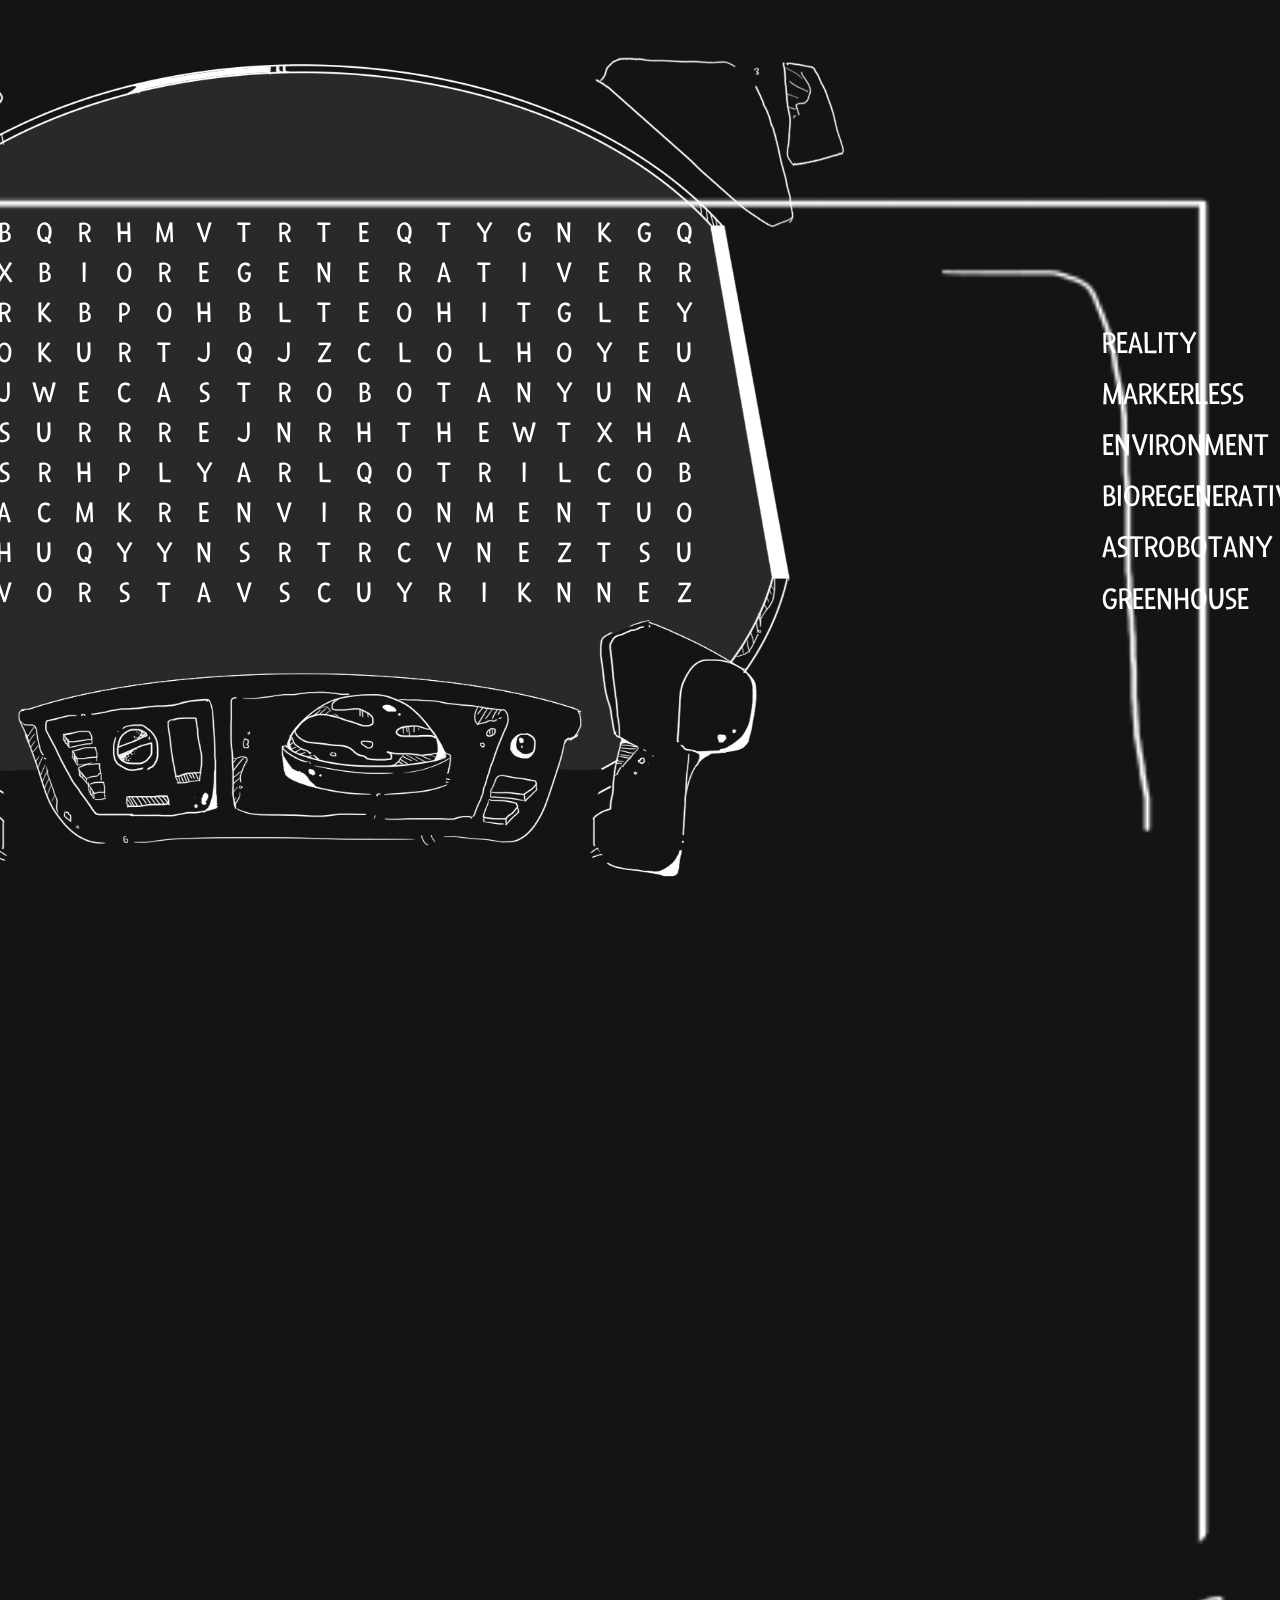
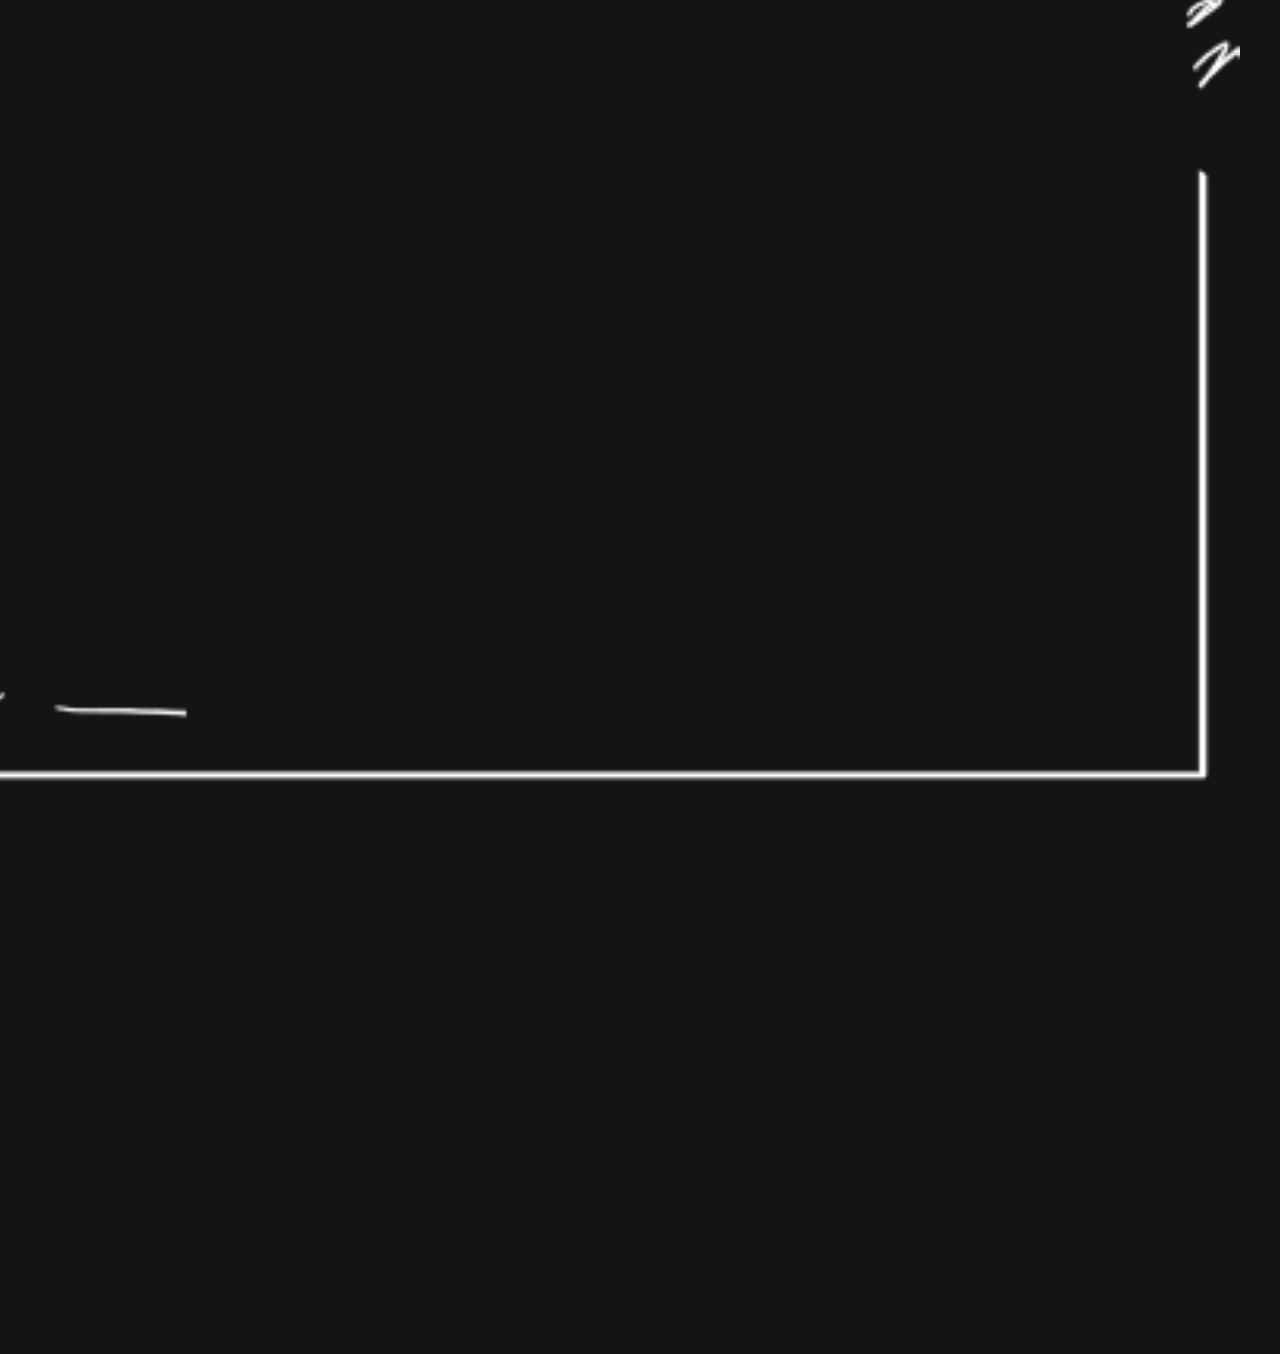
<file: game1.html>
<html lang="en">
<head>
  	<meta charset="utf-8">
  	<title>SEARCH-CHI</title>
    <link rel="stylesheet" type="text/css" href="https://fonts.googleapis.com/css?family=Fresca">
    <link rel="stylesheet" type="text/css" href="https://fonts.googleapis.com/css?family=Happy+Monkey">
  	<script src="https://ajax.googleapis.com/ajax/libs/jquery/2.0.3/jquery.min.js"></script>
	<link rel="stylesheet" href="/assets/css/game1.css">
	<link href="https://fonts.googleapis.com/css2?family=Prompt:wght@300&display=swap" rel="stylesheet">
  
</head>
<body onload="sound()">
		
	<div id="main">
		<div class="modal-container" id="container">
			<div class="modal">
				
				<h1>ยินดีด้วยคุณถอดรหัสสำเร็จ !!!</h1>
				<div class="modal-text">คุณได้ปลดล็อคสวนผัก AR/VR ซึ่งเป็นโดมที่ใช้สําหรับในการปลูกผัก เพื่อสร้างอาหารให้กับเรา โดยมี AI คอยช่วยเหลือ อย่างเช่น การรดนํ้าเป็นต้น</div>
				<a href="/selecting2.html"id="next">
					continue
				</a>
			</div>
		</div>	
		<div class="modal-container" id="nongWord">
			<div class="modal">
				<h1 id="word"></h1>
				<div id="desc"></div>
				<button class="nongbutton" role="button" onclick="closeNongWord()">close</button>
			</div>
		</div>

	    <div class="left">
			<img src="/assets/image/blackwhite/gamescreentable4.png" alt="gamescreen" class="gamescr">
      		<div class="letters">
      		  <canvas id="a" width="800" height="400"></canvas>
      		  <canvas id="c" width="800" height="400"></canvas>
      		</div>
        </div>
    	<div class="right">
		  <img src="/assets/image/blackwhite/gamescreenvocab.png" alt="gamevocab" class="gamescr2">
    	  <div class="words">
    	  </div>
  		</div>	
  </div>


  <script src="/assets/js/game1.js"></script>
</body>
</html>
</file>
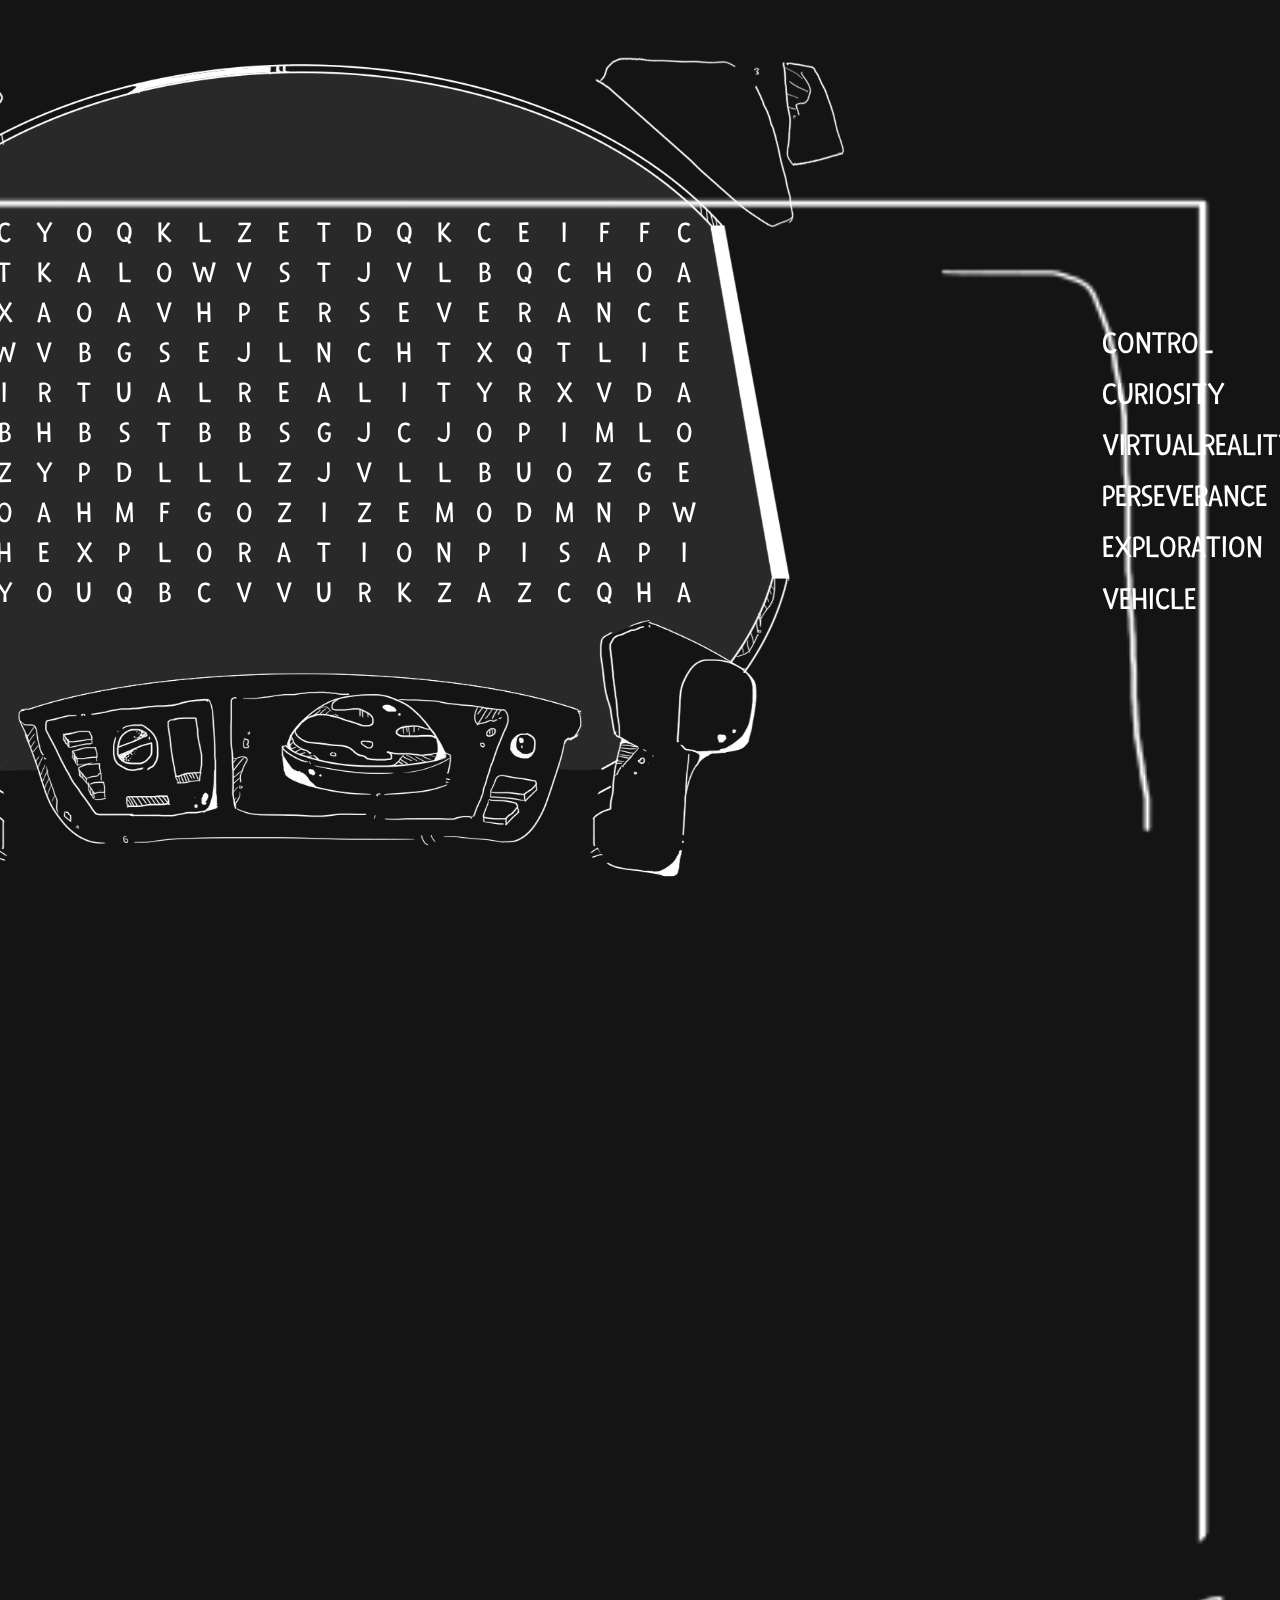
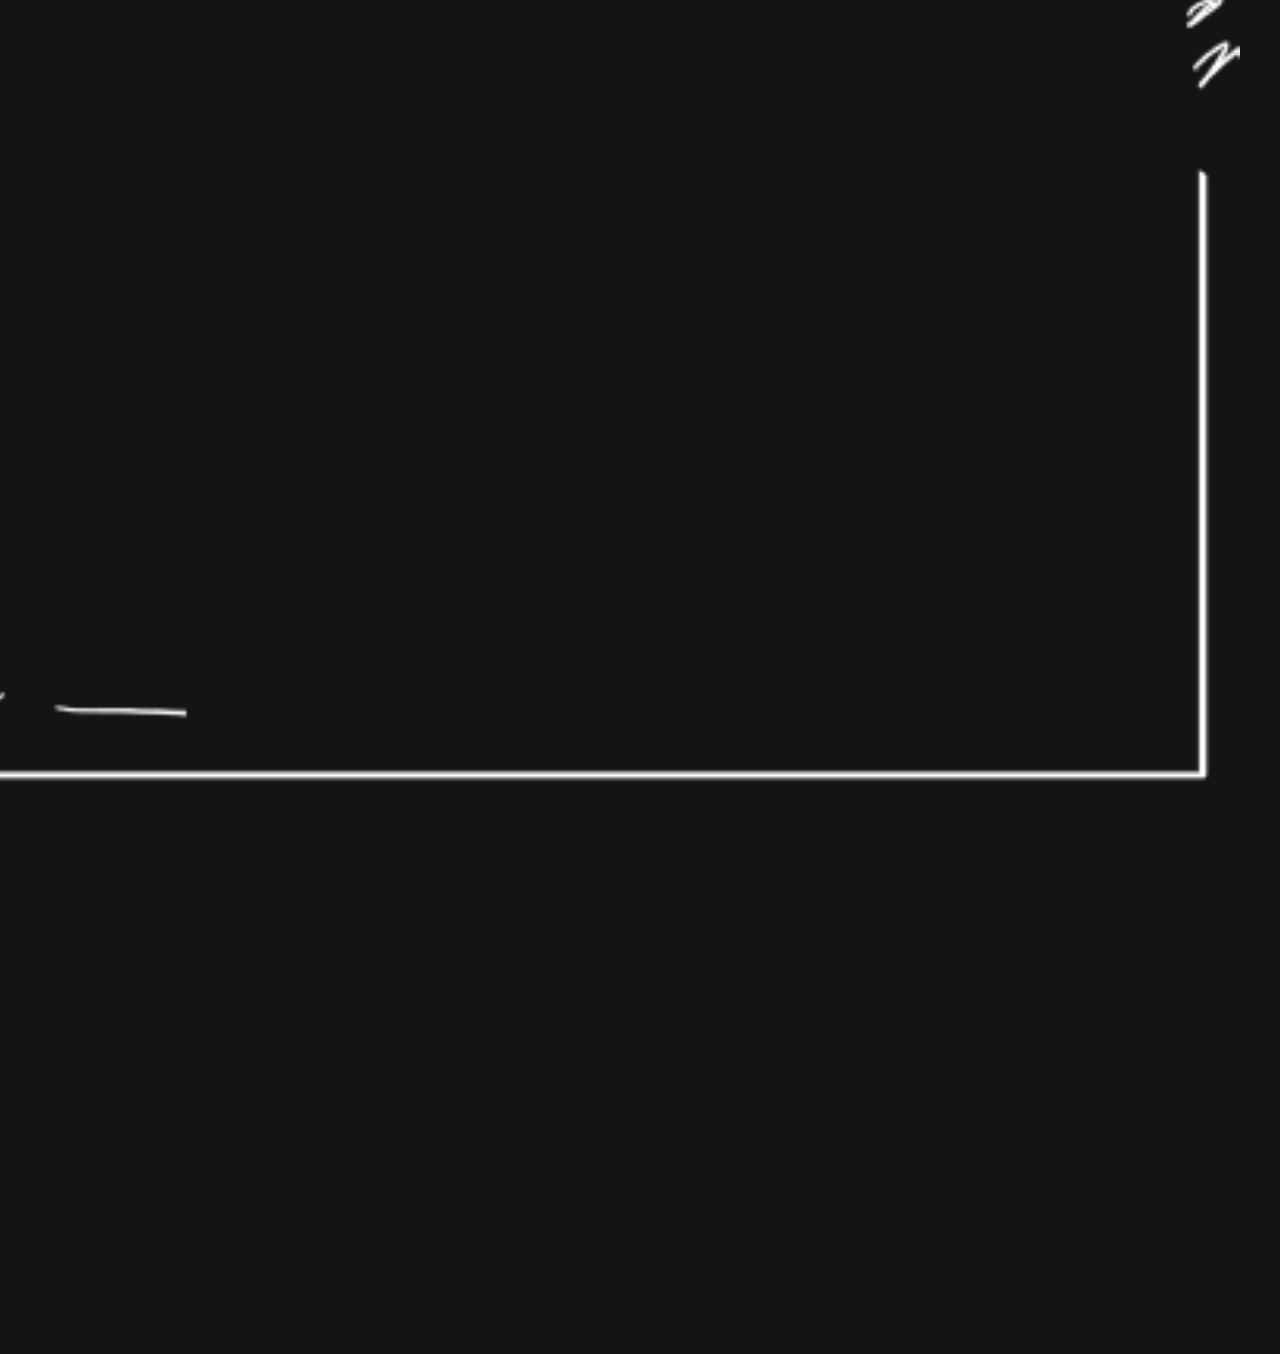
<file: game2.html>
<html lang="en">
<head>
  	<meta charset="utf-8">
  	<title>SEARCH-CHI</title>
    <link rel="stylesheet" type="text/css" href="https://fonts.googleapis.com/css?family=Fresca">
    <link rel="stylesheet" type="text/css" href="https://fonts.googleapis.com/css?family=Happy+Monkey">
  	<script src="https://ajax.googleapis.com/ajax/libs/jquery/2.0.3/jquery.min.js"></script>
	<link rel="stylesheet" href="/assets/css/game1.css">
	<link href="https://fonts.googleapis.com/css2?family=Prompt:wght@300&display=swap" rel="stylesheet">
  
</head>
<body onload="sound()">
		

	<div id="main">
		<div class="modal-container" id="container">
			<div class="modal">
				<h1>ยินดีด้วยคุณถอดรหัสสำเร็จ !!!</h1>
				<div>คุณได้ปลดล็อครถสำรวจ ซึ่งเป็นรถที่สามารถควบคุมได้จากระยะไกล โดยทำหน้าที่ช่วยสำรวจ และหาทรัพยากรบนดาวอังคาร เพื่อให้เราสามารถมีชีวิตรอดได้</div>
				<a href="/selecting3.html"id="next">
					continue
				</a>
			</div>
		</div>	
		<div class="modal-container" id="nongWord">
			<div class="modal">
				<h1 id="word"></h1>
				<div id="desc"></div>
				<button class="nongbutton" role="button" onclick="closeNongWord()">ปิด</button>
			</div>
		</div>

	    <div class="left">
			<img src="/assets/image/blackwhite/gamescreentable4.png" alt="gamescreen" class="gamescr">
      		<div class="letters">
      		  <canvas id="a" width="800" height="400"></canvas>
      		  <canvas id="c" width="800" height="400"></canvas>
      		</div>
        </div>
    	<div class="right">
		  <img src="/assets/image/blackwhite/gamescreenvocab.png" alt="gamevocab" class="gamescr2">
    	  <div class="words">
    	  </div>
  		</div>	
  </div>


  <script src="/assets/js/game2.js"></script>
</body>
</html>
</file>
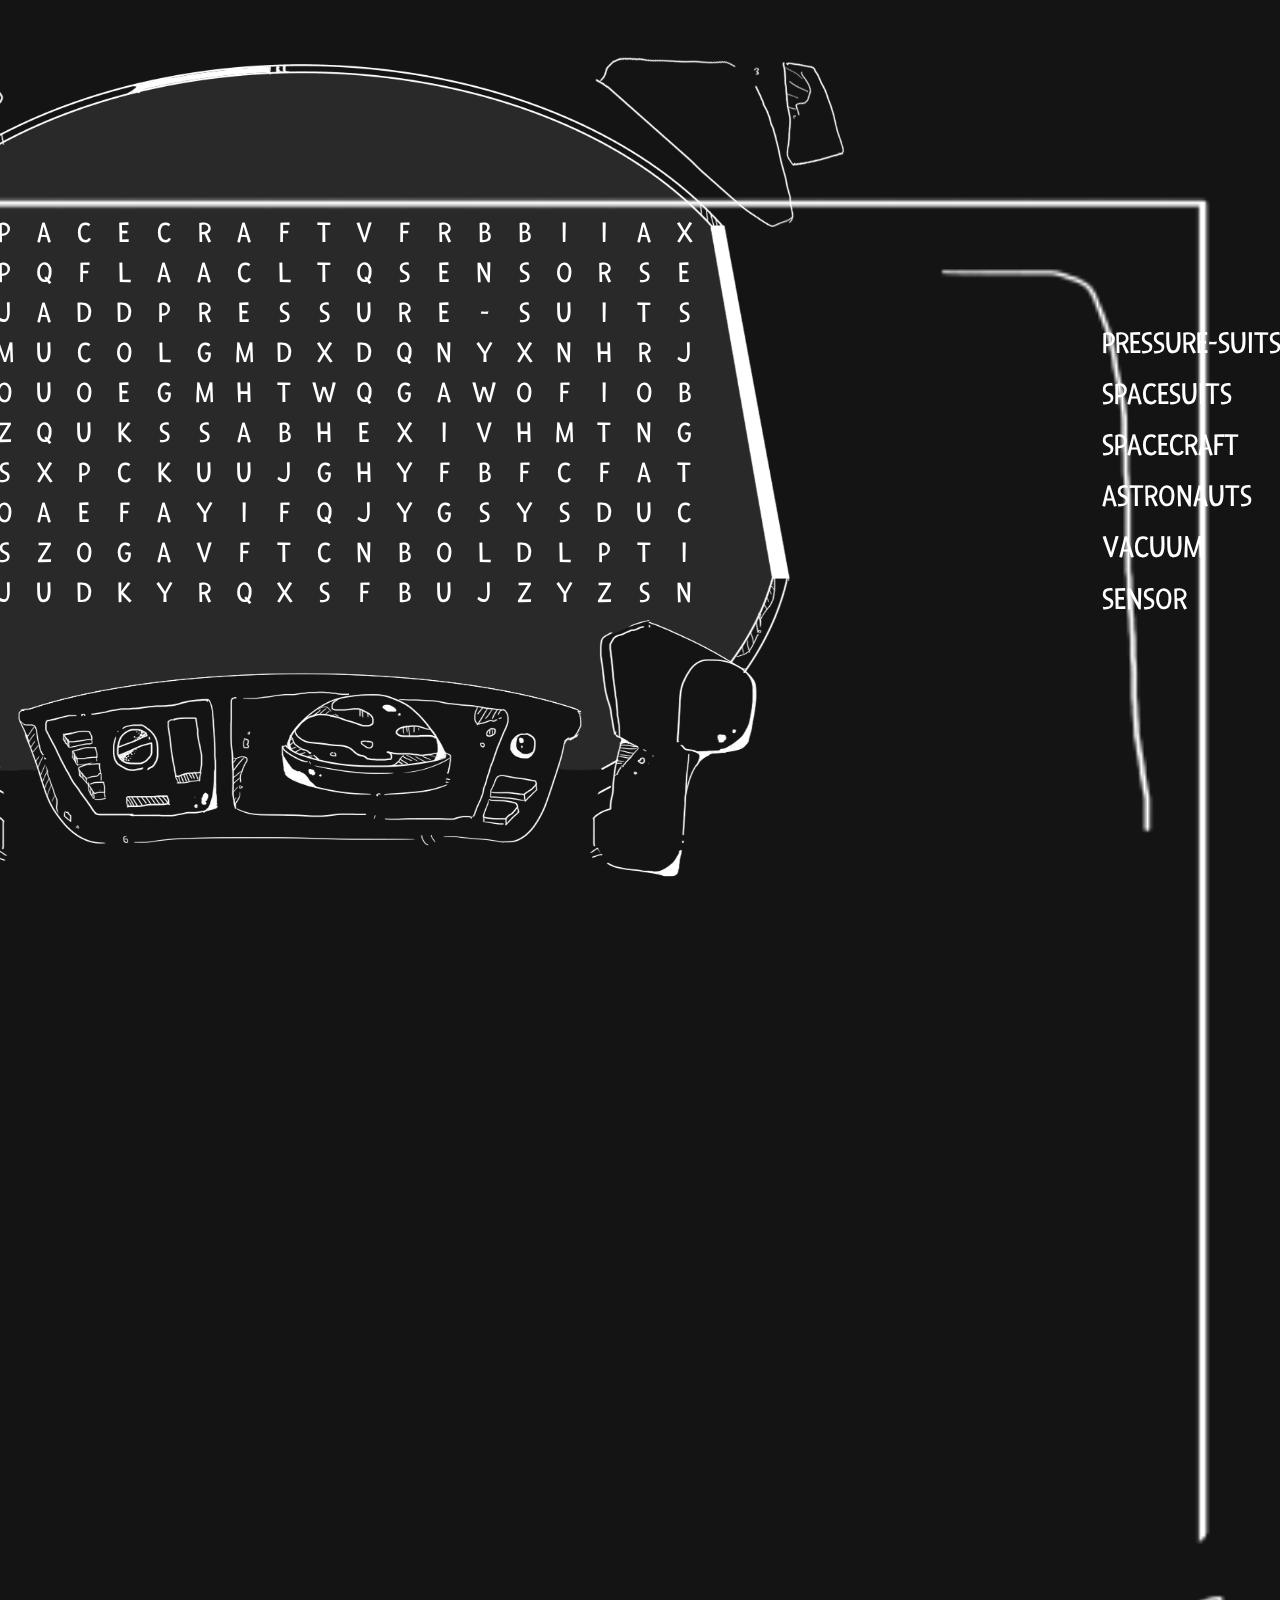
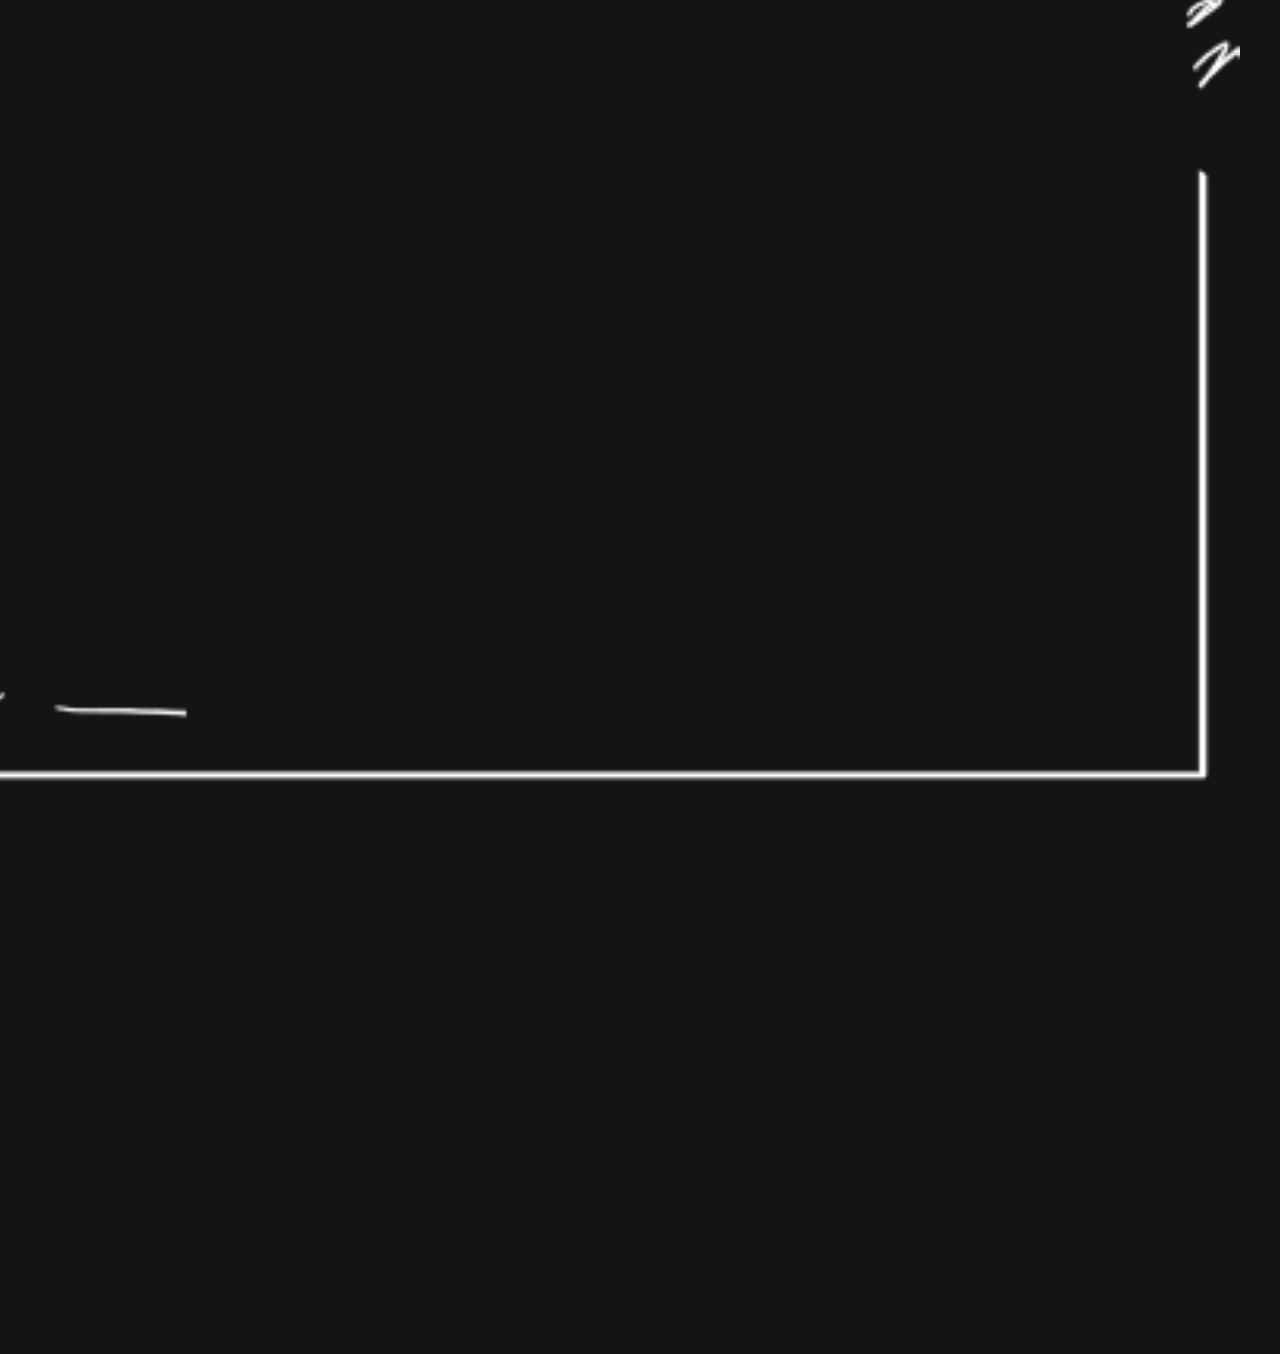
<file: game3.html>
<html lang="en">
<head>
  	<meta charset="utf-8">
  	<title>SEARCH-CHI</title>
    <link rel="stylesheet" type="text/css" href="https://fonts.googleapis.com/css?family=Fresca">
    <link rel="stylesheet" type="text/css" href="https://fonts.googleapis.com/css?family=Happy+Monkey">
  	<script src="https://ajax.googleapis.com/ajax/libs/jquery/2.0.3/jquery.min.js"></script>
	<link rel="stylesheet" href="/assets/css/game1.css">
	<link href="https://fonts.googleapis.com/css2?family=Prompt:wght@300&display=swap" rel="stylesheet">
  
</head>
<body onload="sound()">
		

	<div id="main">
		<div class="modal-container" id="container">
			<div class="modal">
				<h1>ยินดีด้วยคุณถอดรหัสสำเร็จ !!!</h1>
				<div>คุณได้ปลดล็อคชุดนักบินอวกาศ ซึ่งช่วยให้เราสามารถอยู่รอดบนอวกาศ โดยสามารถตรวจความดัน เเละออกซิเจนให้เราได้</div>
				<a href="/selecting4.html"id="next">
					continue
				</a>
			</div>
		</div>	
		<div class="modal-container" id="nongWord">
			<div class="modal">
				<h1 id="word"></h1>
				<div id="desc"></div>
				<button class="nongbutton" role="button" onclick="closeNongWord()">ปิด</button>
			</div>
		</div>	

	    <div class="left">
			<img src="/assets/image/blackwhite/gamescreentable4.png" alt="gamescreen" class="gamescr">
      		<div class="letters">
      		  <canvas id="a" width="800" height="400"></canvas>
      		  <canvas id="c" width="800" height="400"></canvas>
      		</div>
        </div>
    	<div class="right">
		  <img src="/assets/image/blackwhite/gamescreenvocab.png" alt="gamevocab" class="gamescr2">
    	  <div class="words">
    	  </div>
  		</div>	
  </div>


  <script src="/assets/js/game3.js"></script>
</body>
</html>
</file>
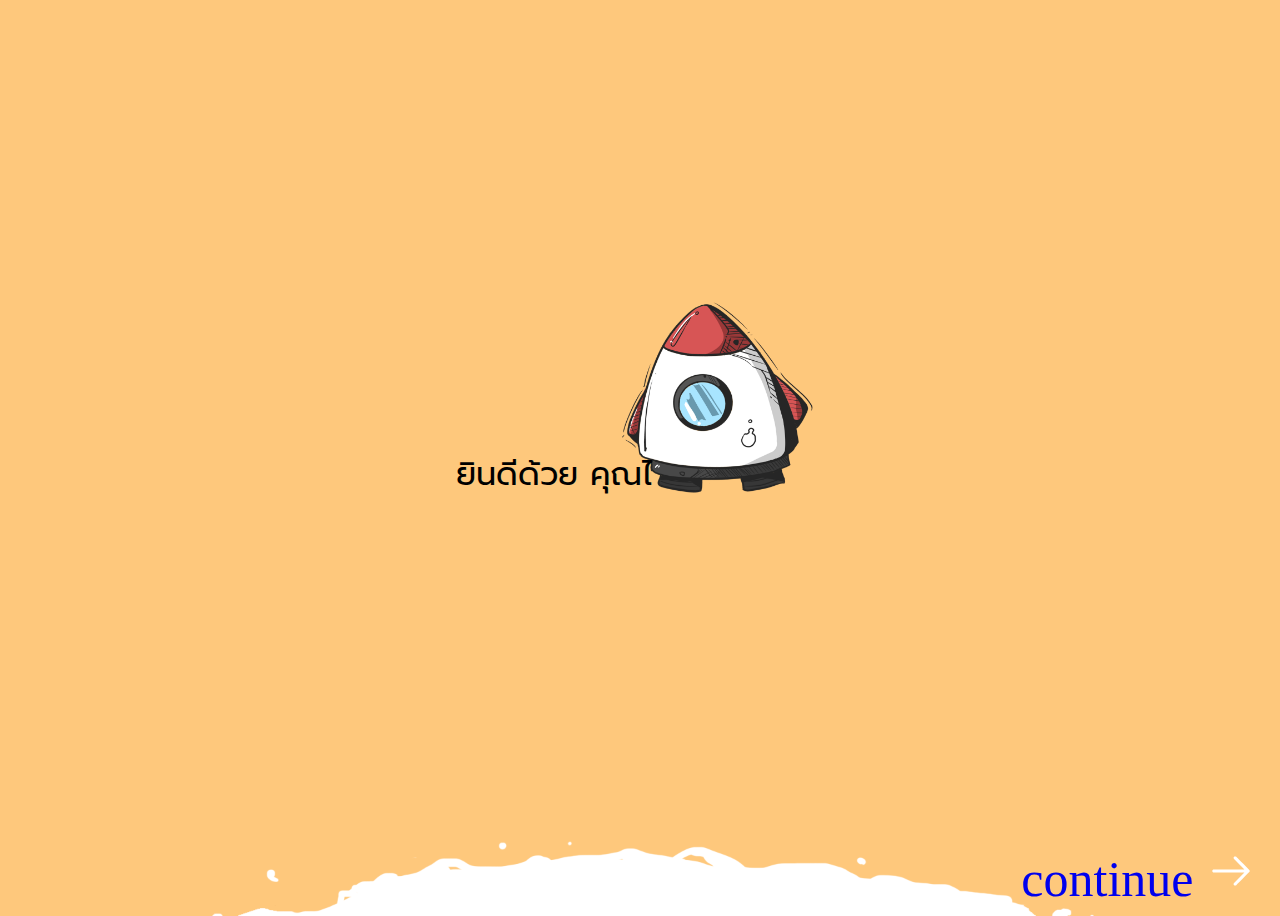
<file: loading.html>
<!DOCTYPE html>
<html>
<head>
    <meta charset="UTF-8">
    <meta http-equiv="X-UA-Compatible" content="IE=edge">
    <meta name="viewport" content="width=device-width, initial-scale=1.0">
    <link href="https://fonts.googleapis.com/css2?family=Prompt:wght@300&display=swap" rel="stylesheet">
    <title>SEARCH-CHI</title>
    <link ref="stylesheet" href="/assets/css/loading1.css">
    <style>
      *{
            text-decoration: none;
      }
      body{
    width: 100vw;
    height: 100vh;
    position: relative;
    background-image: url("/assets/image/colour/color4s.png");
    font-family: 'Cubano', cursive;
    overflow: hidden;
    background-repeat: no-repeat;
    background-size: cover;

}

img{
    position: relative;
    top: 250px;
    left: 780px;
    animation: rocket 18s infinite forwards ,rocket2 40s forwards ;
    
}

@keyframes rocket{
    0%{
        transform: translateX(0%);
    }
    50%{
        transform: translateX(5%);
    }
    100%{
        transform: translateX(0%);
    }
}

@keyframes rocket2{
    from{
        transform: translateY(0%);
    }
    to{
        transform: translateY(-250%);
    }
}

.under{
    position: absolute;
    display: flex;
    justify-content: center;
    align-items: center;
    top: 250px;
    font-size: 2rem;
    font-family: "Prompt", sans-serif;
    padding: 0 14em;
    margin-top: 10rem;
    text-align: center;
}
.go{
    position: absolute;
    font-size: 50px;
    bottom: 0;
    right: 2rem;
    animation: button 2s infinite;
}

.perspective{
  width:100%;
  height:50.52vw;
  position:relative;
}
.pic{
  position:absolute;
    max-width:100%;
}

#rocket{
  position: absolute;
  left: calc(834 / 1920 * 100%);
  top: 15em;
}
@keyframes button {
    0%{
        opacity:1;
    }
    50%{
        opacity: 0.5;
    }
    100%{
        opacity: 1;
    }
}
    </style>
</head>

<body onload="sound()">
    <div class="perspective">
      <img src="/assets/image/colour/roc3.png" alt="Paris" width="300" height="300" class="pic" id="rocket">    
    </div>
  <div class = "under">
        <p id="demo"></p>
    </div>
    
    
    <a href="endgame.html" class="go" onclick="fadeOutEffect('container', 0.2)">
        continue
        <svg
          fill="white"
          width="50"
          height="50"
          clip-rule="evenodd"
          fill-rule="evenodd"
          stroke-linejoin="round"
          stroke-miterlimit="2"
          viewBox="0 0 24 24"
          xmlns="http://www.w3.org/2000/svg"
        >
          <path
            d="m14.523 18.787s4.501-4.505 6.255-6.26c.146-.146.219-.338.219-.53s-.073-.383-.219-.53c-1.753-1.754-6.255-6.258-6.255-6.258-.144-.145-.334-.217-.524-.217-.193 0-.385.074-.532.221-.293.292-.295.766-.004 1.056l4.978 4.978h-14.692c-.414 0-.75.336-.75.75s.336.75.75.75h14.692l-4.979 4.979c-.289.289-.286.762.006 1.054.148.148.341.222.533.222.19 0 .378-.072.522-.215z"
            fill-rule="nonzero"
          />
        </svg>
      </a>
    </div>

    <script>

function sound() {
	        var sound = new Audio('/sound-design/background/game3.mp3');
	        sound.volume = 0.2;
	        sound.loop = true;
	        sound.play();
}

      const rocket = document.getElementById("container");
  function fadeOutEffect(id, time) {
    target = document.getElementById(id);
    alpha = 100;
    timer = time * 2;
    var i = setInterval(function () {
      if (alpha <= 0) {
        clearInterval(i);
        rocket.style.display = "none";
      }
  
      // me.style.zIndex = 1000;
      setAlpha(target, alpha);
      alpha -= 1;
    }, timer);
  }
  function setAlpha(target, alpha) {
    target.style.opacity = alpha / 100;
  }
  
  
  var i = 0;
  var txt =
    "ยินดีด้วย คุณได้ปลดล็อคเทคโนโลยีครบหมดแล้ว คุณสามารถดำรงชีวิตอยุ่บนดาวอังคารได้อย่างปลอดภัย แต่นอกเหนือจากเทคโนโลยีที่ได้ปลดล็อคมาเหล่านี้แล้ว ยังมีเทคโนโลยีอื่นๆนอกจากนี้ ที่มีการปฎิสัมพันธ์ระหว่างคอมพิวเตอร์ กับมนุษย์อีกมาก";
  var speed = 50;
  
  window.onload = typeWriter;
  
  function typeWriter() {
    if (i < txt.length) {
      document.getElementById("demo").innerHTML += txt.charAt(i);
      i++;
      setTimeout(typeWriter, speed);
    }
  }

  
  </script>
</body>
</html>
</file>
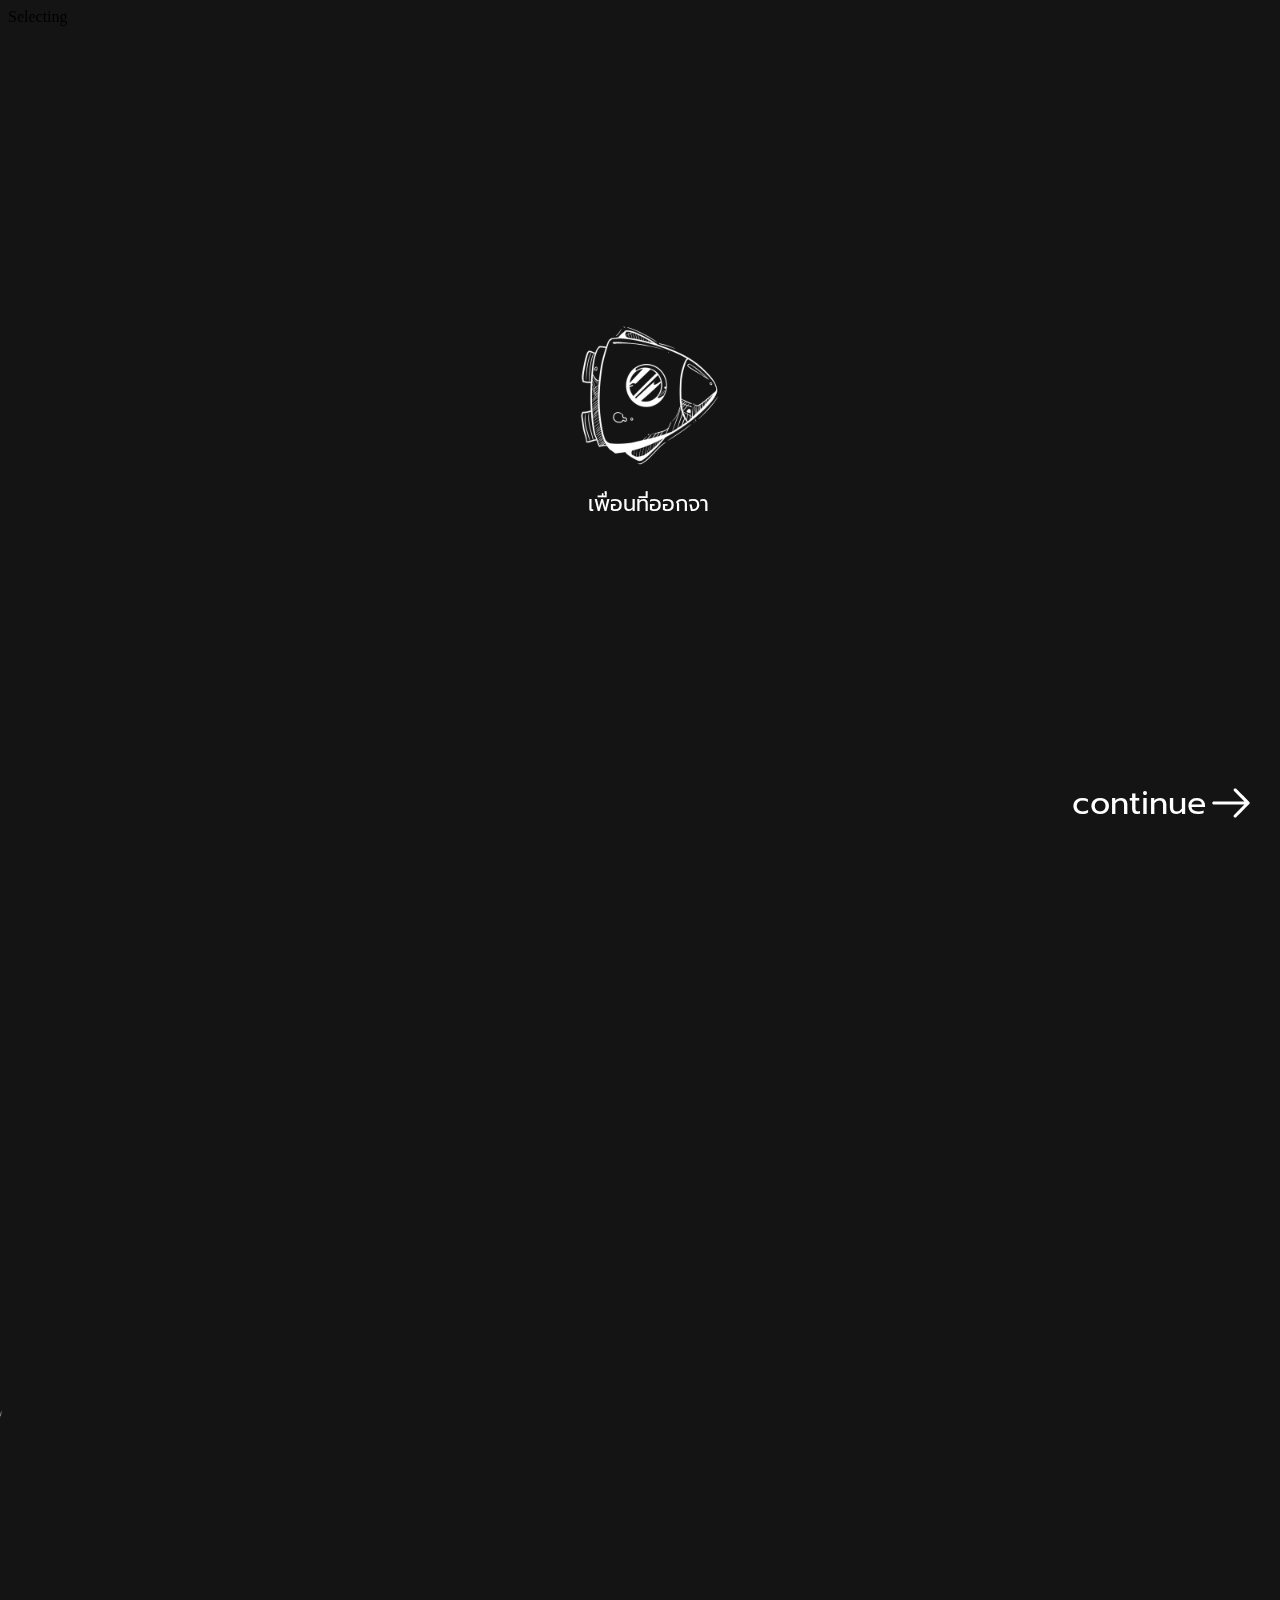
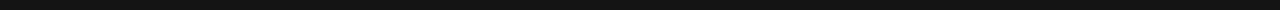
<file: selecting.html>
<!DOCTYPE html>
<html>

<head>
    <title>SEARCH-CHI</title>
    <link rel="stylesheet" href="/assets/css/select.css">
    <link href="https://fonts.googleapis.com/css2?family=Prompt:wght@300&display=swap" rel="stylesheet">
  <meta charset="UTF-8">
  <meta http-equiv="X-UA-Compatible" content="IE=edge">
  <meta name="viewport" content="width=device-width, initial-scale=1.0">
  <link href="https://fonts.googleapis.com/css2?family=Prompt:wght@300&display=swap" rel="stylesheet">
  <titl>Selecting</titl
</head>

<body onload="sound()">

  <div id="container">
    <div class="rocket1">
      <img src="/assets/image/blackwhite/roc2_1.png" width="500" class="rocketload" class="float" />
    </div>
    <div class="text">
      <p id="demo"></p>
    </div>

    <div  class="go" onclick="fadeOutEffect('container', 0.2)">
      continue
      <svg fill="white" width="50" height="50" clip-rule="evenodd" fill-rule="evenodd" stroke-linejoin="round"
        stroke-miterlimit="2" viewBox="0 0 24 24" xmlns="http://www.w3.org/2000/svg">
        <path
          d="m14.523 18.787s4.501-4.505 6.255-6.26c.146-.146.219-.338.219-.53s-.073-.383-.219-.53c-1.753-1.754-6.255-6.258-6.255-6.258-.144-.145-.334-.217-.524-.217-.193 0-.385.074-.532.221-.293.292-.295.766-.004 1.056l4.978 4.978h-14.692c-.414 0-.75.336-.75.75s.336.75.75.75h14.692l-4.979 4.979c-.289.289-.286.762.006 1.054.148.148.341.222.533.222.19 0 .378-.072.522-.215z"
          fill-rule="nonzero" />
      </svg>
    </div>
  </div>
  <audio id="hov" src="/sound-design/button-sound/Hold-button.mp3" preload="auto">
  </audio>
  <div class="world-absolute">
    <img class="world" src="/assets/image/blackwhite/w4.png" width="1920" height="1080">
  </div>
  <img id="rocket" class="rocket" src="/assets/image/blackwhite/roc2_1.png" width="300">
  <div id="play" class="box-select">
    <a href="game1.html" class="box">
      <img src="/assets/image/fit-item/t1.png" width="200" height="200">
    </a>
    <div class="box disabled">
      <img src="/assets/image/fit-item/t2.png" width="200" height="200">
      <img class="lock" src="/assets/image/fit-item/t0.png" width="100" height="100">
    </div>
    <div class="box disabled">
      <img src="/assets/image/fit-item/t3.png" width="200" height="200">
      <img class="lock" src="/assets/image/fit-item/t0.png" width="100" height="100">
    </div>
    <div class="box disabled">
      <img src="/assets/image/fit-item/t4.png" width="200" height="200">
      <img class="lock" src="/assets/image/fit-item/t0.png" width="100" height="100">
    </div>
  </div>

  <script src="/assets/js/selecting.js"></script>
  
</body>

</html>
</file>
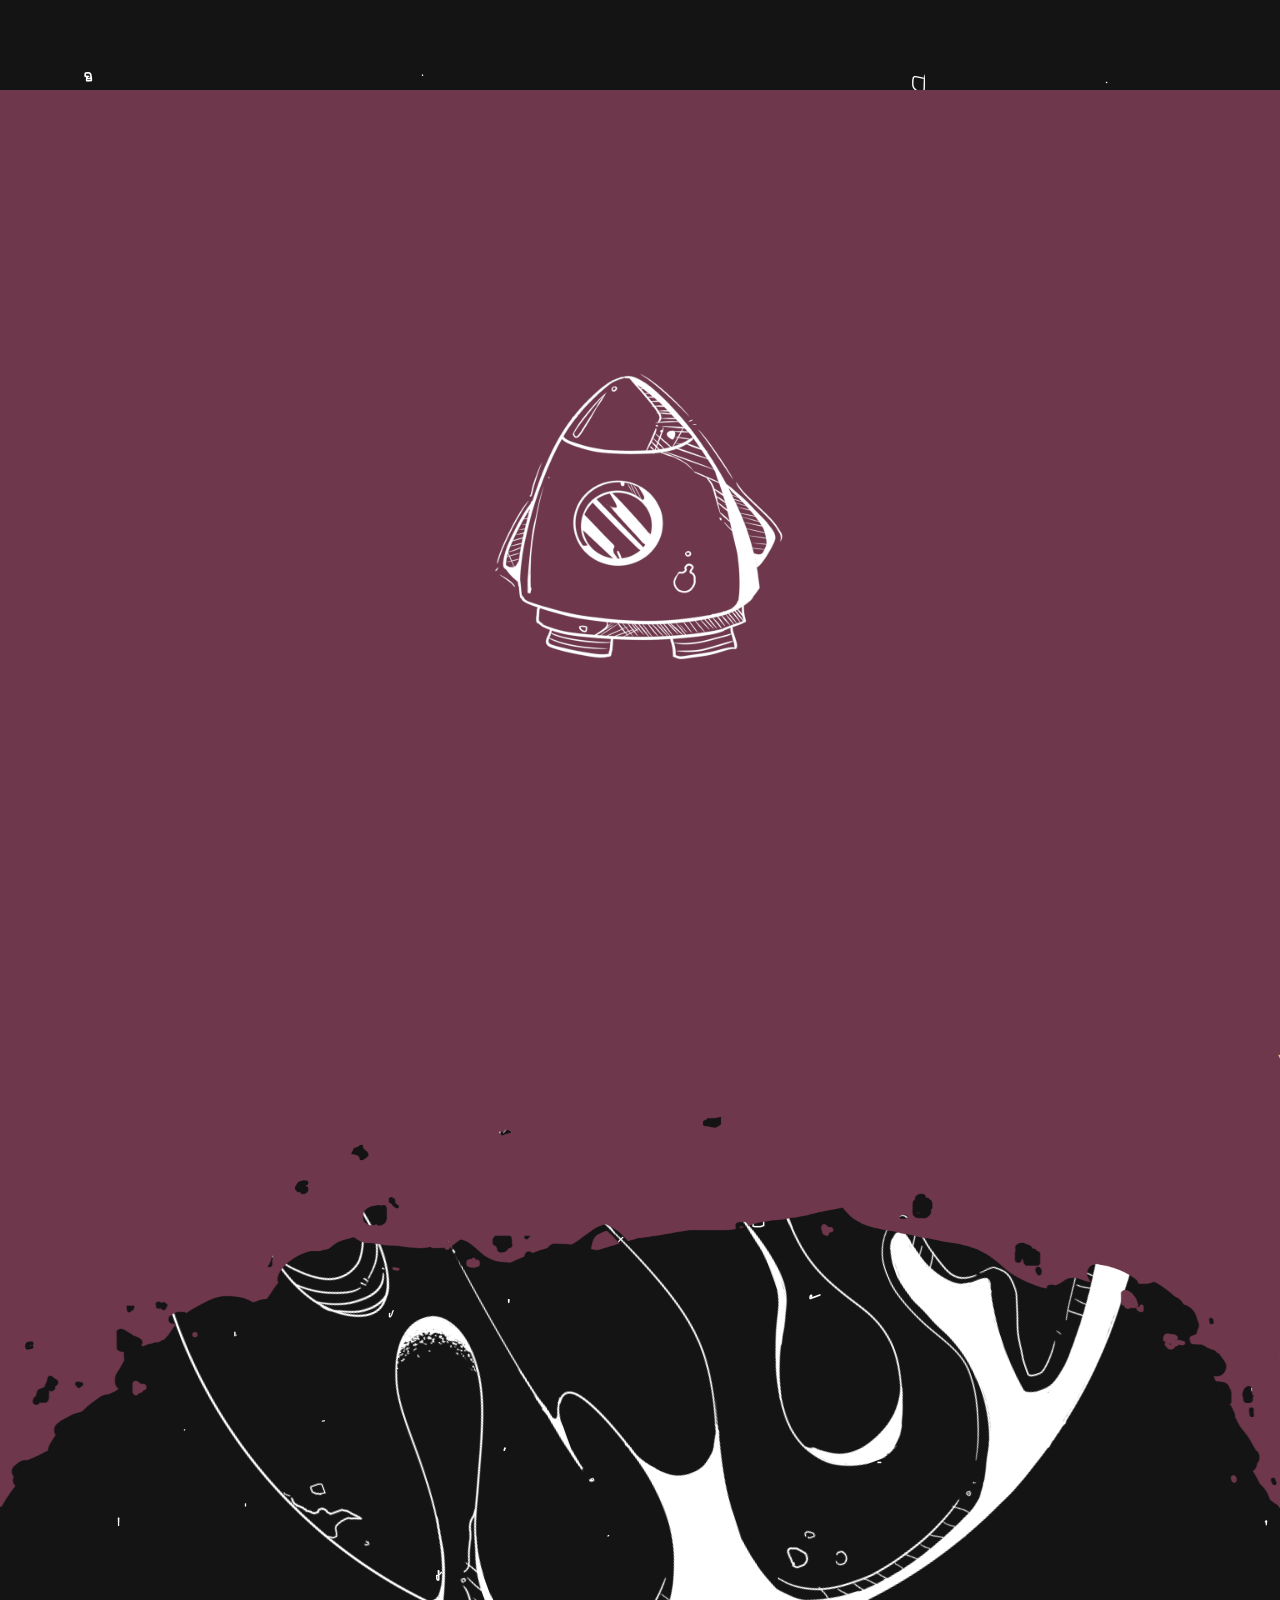
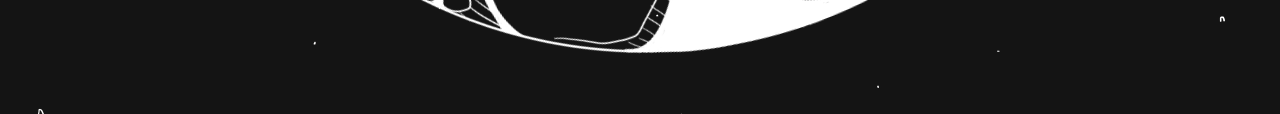
<file: selecting2.html>
<!DOCTYPE html>
<html>

<head>
    <title>SEARCH-CHI</title>
    <link rel="stylesheet" href="/assets/css/select2.css">
</head>

<body>
    <div class="world-absolute">
        <img class="world" src="/assets/image/blackwhite/w4.png" width="1920" height="1080">
        <div class="ontheworld"><img src="/assets/image/blackwhite/b1w.png" width="500" height="300"></div>
    </div>
    <div class="color-on-top"><img src="/assets/image/colour/color1s.png"></div>
    <img class="rocket" src="/assets/image/blackwhite/roc2_1.png" width="300">
    <audio id="hov" src="/sound-design/button-sound/Hold-button.mp3" preload="auto">
    </audio>
    <div id="play" class="box-select">
        <a href="/game1.html" class="box">
            <img src="/assets/image/fit-item/t1c.png" width="200" height="200">
        </a>
        <a href="/game2.html" class="box">
            <img src="/assets/image/fit-item/t2.png" width="200" height="200">
            <!-- <img class="lock" src="t0.png" width="100" height="100"> -->
        </a>
        <div class="box disabled">
            <img src="/assets/image/fit-item/t3.png" width="200" height="200">
            <img class="lock" src="/assets/image/fit-item/t0.png" width="100" height="100">
        </div>
        <div class="box disabled">
            <img src="/assets/image/fit-item/t4.png" width="200" height="200">
            <img class="lock" src="/assets/image/fit-item/t0.png" width="100" height="100">
        </div>
    </div>
    </div>
    <script src="/assets/js/selecting.js"></script>
</body>

</html>
</file>
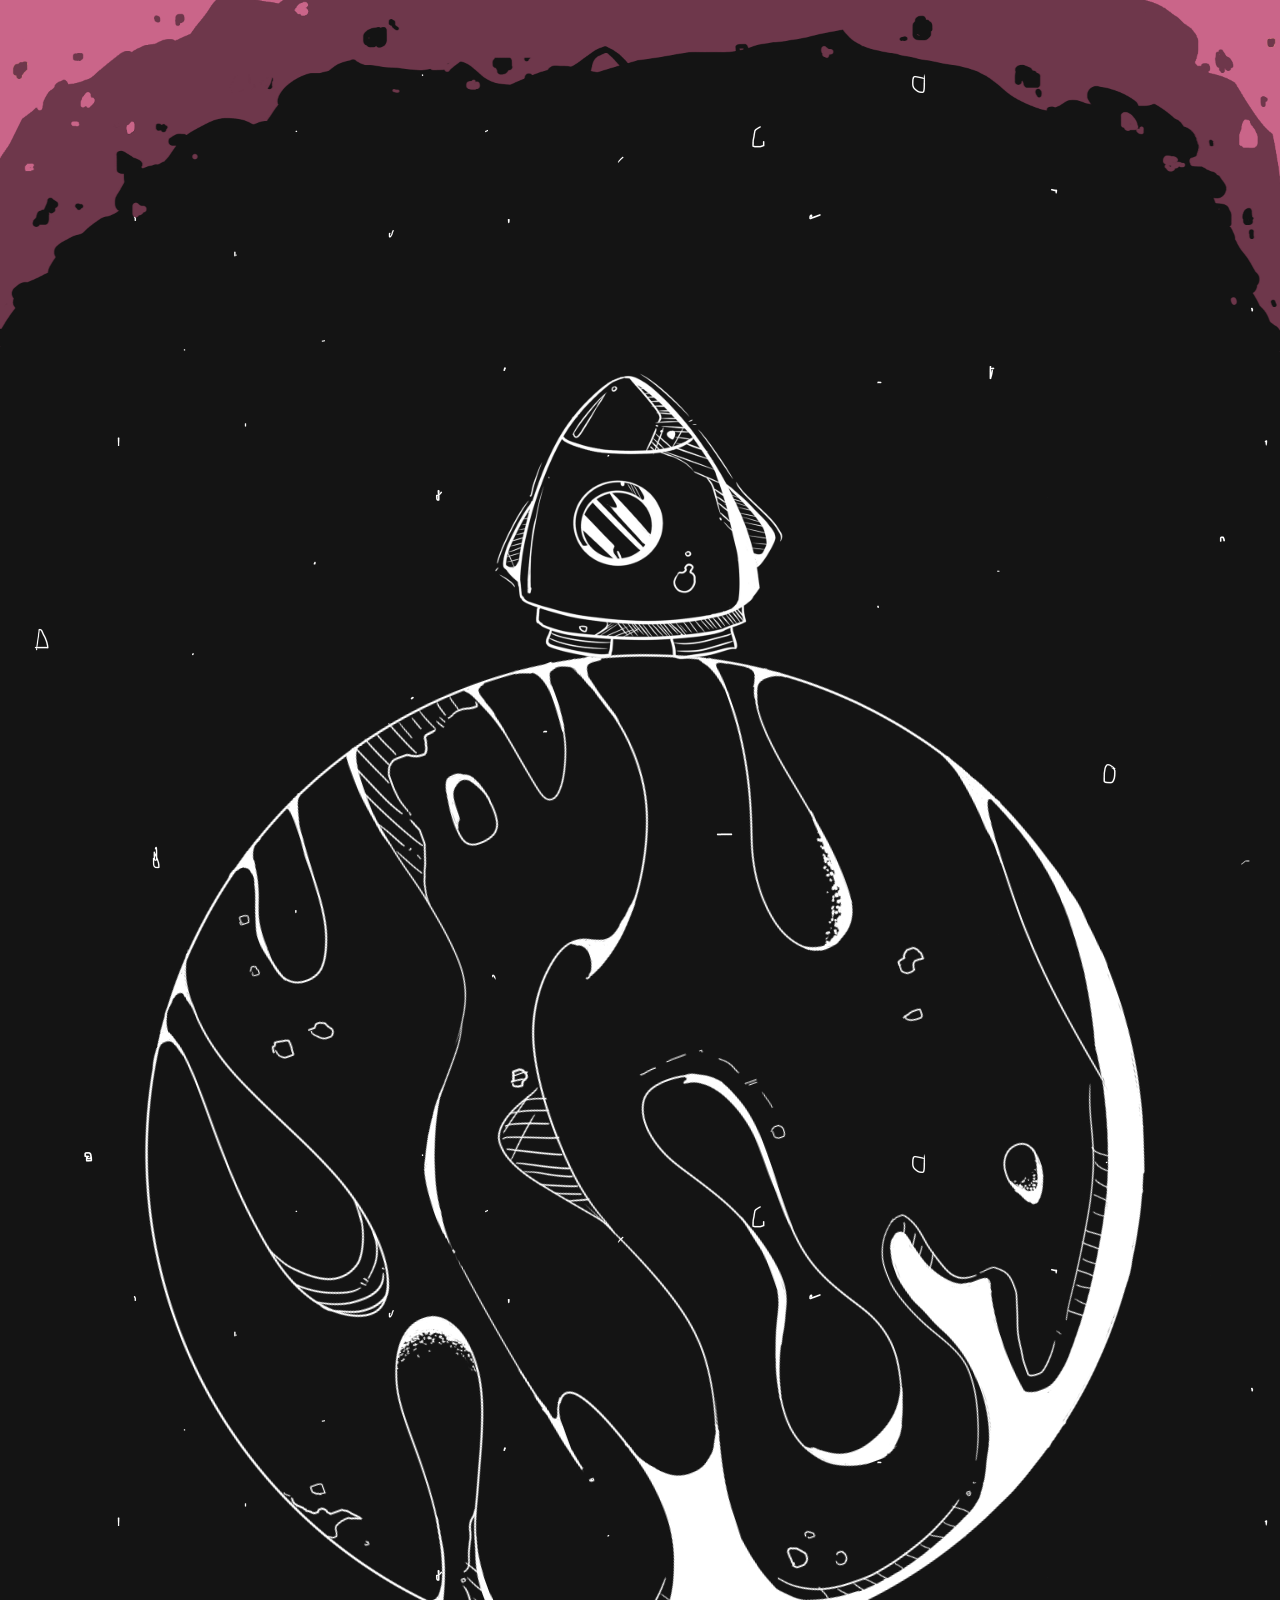
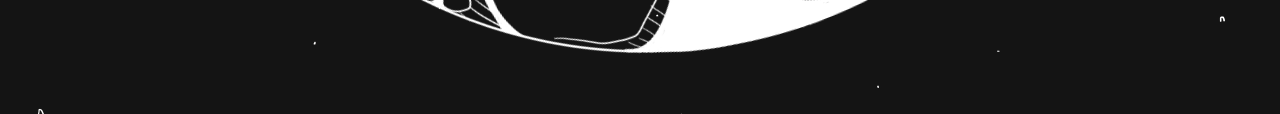
<file: selecting3.html>
<!DOCTYPE html>
<html>

<head>
    <title>SEARCH-CHI</title>
    <link rel="stylesheet" href="/assets/css/select3.css">
</head>

<body>
    <div class="world-absolute">
        <img class="world" src="/assets/image/blackwhite/w4.png" width="1920" height="1080">
        <div class="ontheworld">
            <img class="b1w" src="/assets/image/blackwhite/b1w.png" width="500" height="300">
            <img class="b2w" src="/assets/image/blackwhite/b2w.png" width="500" height="300">
        </div>
    </div>
    <div class="color-on-top"><img class="c1" src="/assets/image/colour/color1s.png" ><img src="/assets/image/colour/color2s.png" class="c2"></div>
    <img class="rocket" src="/assets/image/blackwhite/roc2_1.png" width="300">
    <audio id="hov" src="/sound-design/button-sound/Hold-button.mp3" preload="auto">
    </audio>
    <div id="play" class="box-select">
        <a href="/game1.html" class="box">
            <img src="/assets/image/fit-item/t1c.png" width="200" height="200">
        </a>
        <a href="/game2.html" class="box">
            <img src="/assets/image/fit-item/t2c.png" width="200" height="200">
            <!-- <img class="lock" src="t0.png" width="100" height="100"> -->
        </a>
        <a href="/game3.html" class="box">
            <img src="/assets/image/fit-item/t3.png" width="200" height="200">
            <!-- <img class="lock" src="t0.png" width="100" height="100"> -->
        </a>
        <div class="box disabled">
            <img src="/assets/image/fit-item/t4.png" width="200" height="200">
            <img class="lock" src="/assets/image/fit-item/t0.png" width="100" height="100">
        </div>
    </div>
    <script src="/assets/js/selecting.js"></script>
</body>

</html>
</file>
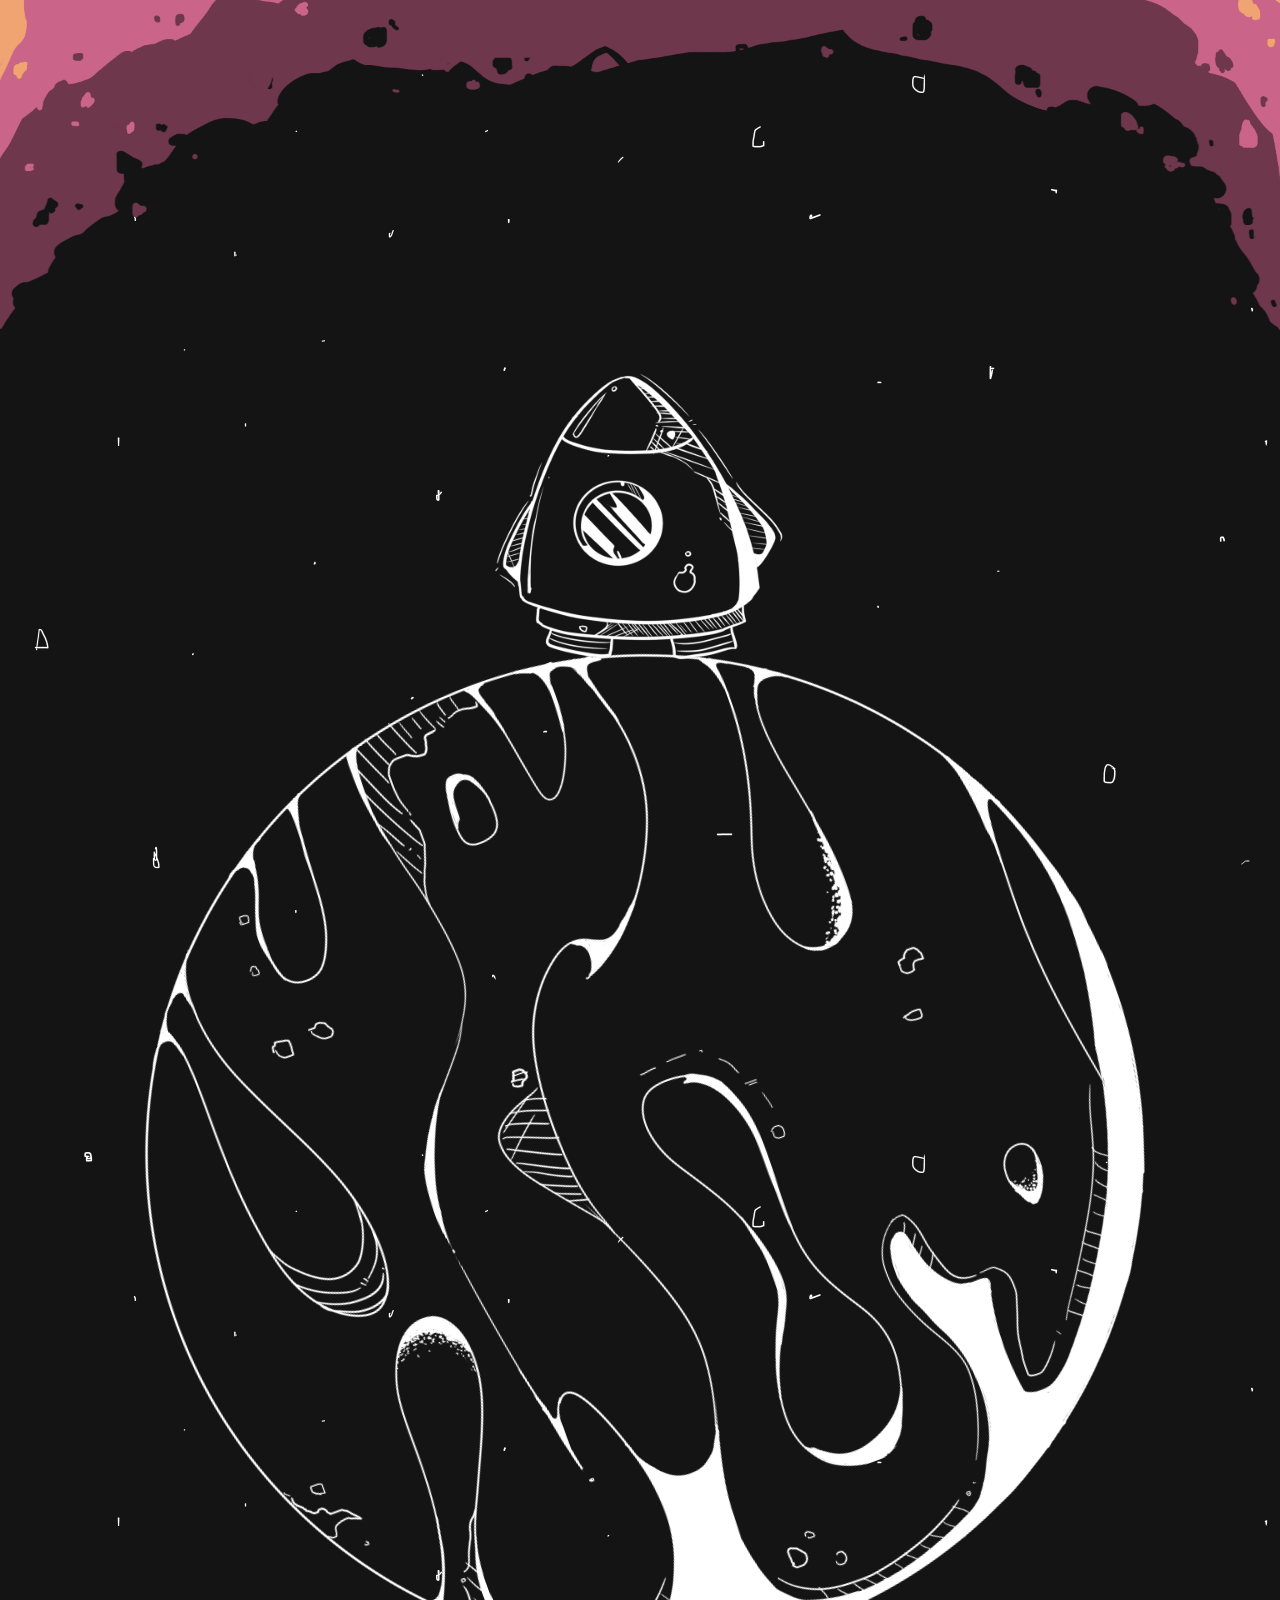
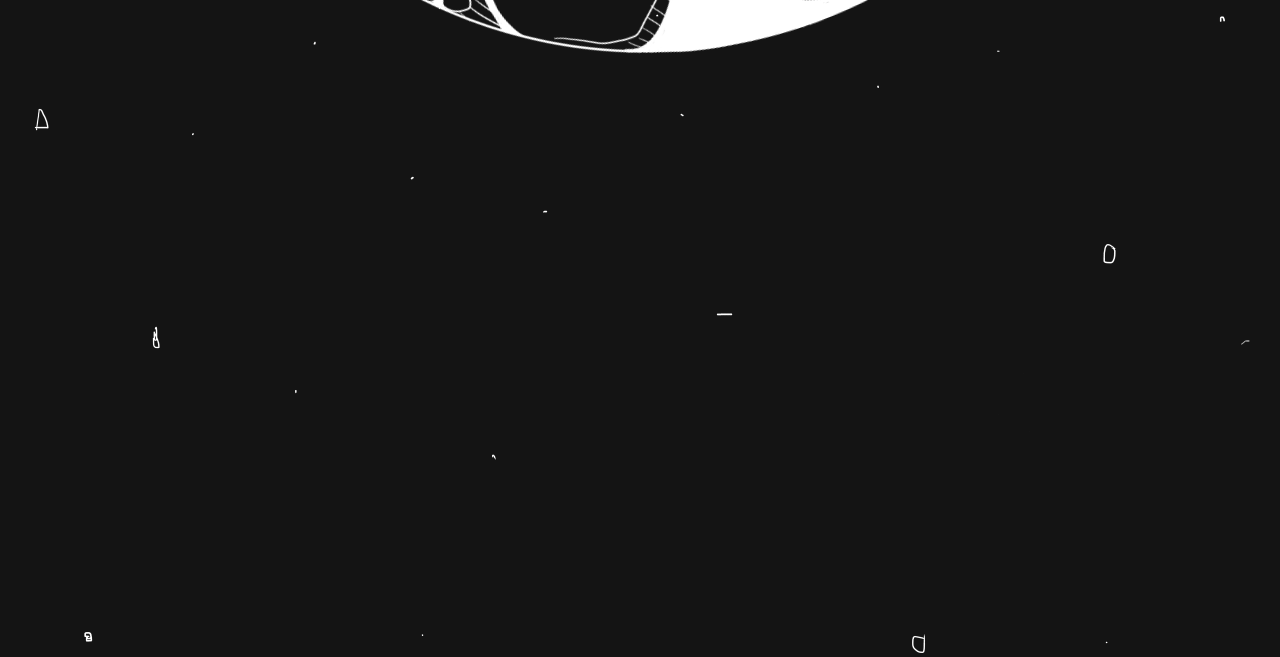
<file: selecting4.html>
<!DOCTYPE html>
<html>

<head>
    <title>SEARCH-CHI</title>
    <link rel="stylesheet" href="/assets/css/select4.css">
</head>

<body>
    <div class="world-absolute">
        <img class="world" src="/assets/image/blackwhite/w4.png" width="1920" height="1080">
        <div class="ontheworld">
            <img class="b1w" src="/assets/image/blackwhite/b1w.png" width="500" height="300">
            <img class="b2w" src="/assets/image/blackwhite/b2w.png" width="500" height="300">
            <img class="b3w" src="/assets/image/blackwhite/b3w.png" width="300" height="300">
            
        </div>
    </div>
    <div class="color-on-top"><img class="c1" src="/assets/image/colour/color1s.png"><img class="c2" src="/assets/image/colour/color2s.png"><img class="c3" src="/assets/image/colour/color3s.png"></div>
    <img class="rocket" src="/assets/image/blackwhite/roc2_1.png" width="300">
    <audio id="hov" src="/sound-design/button-sound/Hold-button.mp3" preload="auto">
    </audio>
    <div id="play" class="box-select">
        <a href="/game1.html" class="box">
            <img src="/assets/image/fit-item/t1c.png" width="200" height="200">
        </a>
        <a href="/game2.html" class="box">
            <img src="/assets/image/fit-item/t2c.png" width="200" height="200">
            <!-- <img class="lock" src="t0.png" width="100" height="100"> -->
        </a>
        <a href="/game3.html" class="box">
            <img src="/assets/image/fit-item/t3c.png" width="200" height="200">
            <!-- <img class="lock" src="t0.png" width="100" height="100"> -->
        </a>
        <a href="/game4.html" class="box">
            <img src="/assets/image/fit-item/t4.png" width="200" height="200">
            <!-- <img class="lock" src="t0.png" width="100" height="100"> -->
        </a>
    </div>
    <script src="/assets/js/selecting.js"></script>
</body>

</html>
</file>
<file: assets/css/game1.css>
* {
	margin: 0;
	padding: 0;
	box-sizing: border-box;
	text-decoration: none;
}
body {
	position: relative;
    background-color: #141414;
    background-image: url("https://cdn.discordapp.com/attachments/958007561242685450/977855903275577364/spacestar.png");
	width: 100vw;
	height: 100vh;
	overflow: hidden;
	animation: bg 2s alternate infinite;
}
@keyframes bg {
    from{background-image: url("/assets/image/blackwhite/spacestar.png");}
    to{background-image: url("/assets/image/blackwhite/spacestar3.png");}
}
#main{	
	position: relative;
	display: block;
	width: 70em;
	margin: 20vh auto;
	
}

.gamescr{
    position: absolute;
    top: -11rem;
    left: -21rem;
    display: flex;
    justify-content: center;
    align-items: center;
    width: 100%;
    height: 55rem;
}

.gamescr2{
    position: absolute;
    top: -3rem;
    right: -2.5rem;
    display: flex;
    justify-content: center;
    align-items: center;
    width: 140%;
    /* height: 80vh; */
}
/* #141414 */
.left {
    /* background-color: hsla(0, 0%, 20%, 1); */
	
	float: left;
	width: 820px;
	height: auto;
	/* border: 10px solid black; */
	border-radius: 3px;
    margin-left: -11rem; 
	margin-top: 2rem;
	/* box-shadow: 0 10px 20px -6px white; */
    
}

.letters {
	font-size: 1.9em;
	font-family: 'Fresca', serif;
	z-index: 2000;
	z-index: 1000;
	position:relative;
}

.letters span {
	float:left;
	width: 40px;
	height: 40px;
    color: white;
	background: hsla(0, 100%, 0%, 0);
	line-height: 43px;
	text-align: center;
	font-size: 1em;
	z-index: 2000;
}

.right {
	
	float: right;
	width: 220px;
	height: auto;
	/* border: 10px solid black; */
	border-radius: 3px;
	margin-top: 8rem;
	margin-right: -6rem;
	/* box-shadow: 0 10px 6px -6px rgba(0,0,0,0.5); */
	animation: vocab 3s alternate infinite;
}

.words {
    color: white;
	font-size: 2em;
	font-family: 'Fresca', serif;
}

.words span {
	float:left;
	width: 300px;
	height: 40px;
	padding: 1.6rem;
	background: hsla(0, 0%, 0%, 0);
	line-height: 20px;
	text-align: left;


}

.blur {
	color: transparent;
   	text-shadow: 0 0 6px rgba(0,0,0,0.7);
}

.strike {
  text-decoration: line-through;
}

canvas {
	position: absolute;
	display: block;
	float: left;

}

/* .container{
	position: absolute;
	display: flex;
	justify-content: center;
	align-items: center;
	height: 100vh;
} */

.modal a{
	background-color: hsl(0, 0%, 50%);
	border: 0;
	border-radius: 5px;
	box-shadow: 0 2px 4px hsl(0, 0%, 50%);
	color: white;
	margin-top: 3rem;
	padding: 15px 30px;
	font-family: "Prompt", sans-serif;
	position:absolute;
	bottom: 1rem;
	transition: .2s;
}
.modal-container{
	background-color: hsl(0, 100%, 100%);
	position: fixed;
	display: flex;
	justify-content: center;
	align-items: center;
	margin: 0;
	height: 23rem;
	width: 41rem;
	border-radius: 2rem;
	pointer-events: none;
	z-index: -2000;
	opacity: 0;
	right:50.3vw;
	top:12vw;
	padding: 6rem;
	transition: 0.2s;
}

.modal{
	display: flex;
	justify-content: right;
	align-items: center;
	flex-direction: column;
	text-align: center;
	font-family: "Prompt", sans-serif;
	max-width: 100%;
	transition: 0.2s;
	
}
.madal-text{
	position:relative;
	background: red;
	width: 2rem;
	height: 2rem;
	overflow:hidden;
	left:10vw;
}
.modal-container.show {
	pointer-events: auto;
	opacity: 1;
	z-index: 2000;
	transition: all 1s;
}

@keyframes vocab {
	0%{
		transform: translateY(0px);
	}
	100%{
		transform: translateY(20px);	
	}
}

.nongbutton {
  display: flex;
  flex-direction: column;
  align-items: center;
  padding: 15px 30px;
  font-family: -apple-system, BlinkMacSystemFont, 'Roboto', sans-serif;
  border-radius: 6px;
  border: none;
  position: absolute;
  bottom:1rem;
  font-size: 20px;
  background: #6E6D70;
  box-shadow: 0px 0.5px 1px rgba(0, 0, 0, 0.1), inset 0px 0.5px 0.5px rgba(255, 255, 255, 0.5), 0px 0px 0px 0.5px rgba(0, 0, 0, 0.12);
  color: #DFDEDF;
  user-select: none;
  -webkit-user-select: none;
  touch-action: manipulation;
  transition: .2s;
  box-shadow: 0 2px 4px hsl(0, 0%, 50%);
}

.nongbutton:focus {
  box-shadow: inset 0px 0.8px 0px -0.25px rgba(255, 255, 255, 0.2), 0px 0.5px 1px rgba(0, 0, 0, 0.1);
  outline: 0;
}
.nongbutton:hover{
	background: #5a595c;
}
.modal a:hover{
	background: #5a595c;
}
</file>
<file: assets/css/select.css>
* {
    box-sizing: border-box;
}

body {
    position: relative;
    background-repeat: no-repeat;
    background-size: cover;
    background-color: #141414;
    background-image: url("/assets/image/blackwhite/spacestar.png");
    overflow: hidden;
    width: 100vw;
    height: 100vh;
    z-index: -6000;
    animation: bg 2s alternate infinite;
}
@keyframes bg {
    from{background-image: url("/assets/image/blackwhite/spacestar.png");}
    to{background-image: url("/assets/image/blackwhite/spacestar3.png");}
}

#container{
  display: flex;
  justify-content: center;
  align-items: center;
  height: 100vh;
  background-color: #141414;
  /* background-image: url("/assets/image/blackwhite/spacestar.png"); */
  z-index: 10000;
}
.rocket1 {
  display: flex;
  justify-content: center;
  align-items: center;
  flex-direction: column;
  height: 100%;
  transform: translateY(-5rem);
}

.text {
  position: absolute;
  top: 27rem;
}

.text p {
  padding: 0 20rem;
  text-align: center;
  margin-top: 3rem;
  color: white;
  font-size: 1.3em;
  font-family: "Prompt", sans-serif;
}

.rocketload {
  width: 20%;
  transform: rotate(90deg);
  animation: float 1s forwards infinite, move 3s 16s forwards;
}

@keyframes move {
  0% {
    transform: rotate(90deg) translateY(0px);
  }
  100% {
    transform: rotate(90deg) translateY(-1100px);
  }
}

@keyframes float {
  0% {
    transform: rotate(90deg) translate3d(0px, 0px, 0);
  }
  50% {
    transform: rotate(90deg) translate3d(-2px, -4px, 0);
  }
  100% {
    transform: rotate(90deg) translate3d(0px, 0px, 0);
  }
}

.go {
  display: flex;
  justify-content: center;
  align-items: center;
  font-family: "Prompt", sans-serif;
  font-size: 2rem;
  background: transparent;
  position: absolute;
  color: hsl(0, 0%, 100%);
  right: 2rem;
  bottom: 5rem;
  cursor: pointer;
  z-index: 10000;
}

.world {
    transform: rotate(-110deg);
}

.world-absolute {
    position: fixed;
    top: 70vh;
    opacity: 0;
    left: calc(50vw - 960px);
    overflow: hidden;
    z-index: -5000;
    animation: world 4s linear forwards;
}

.rocket {
    transform: translate(-300px, 360px) rotate(80deg);
    position: absolute;
}

.rocket.animate {
    top: 0;
    left: calc(50vw - 960px);
    animation: rocketmove 4s linear forwards;
}

@keyframes world {
    from{
        opacity: 0;
    }
    to{
        opacity: 1;
    }
}
@keyframes rocketmove {
    0% {
        transform: translate(-300px, 360px) rotate(80deg);
    }

    20% {
        transform: translate(10px, 360px) rotate(80deg);
    }

    35% {
        transform: translate(420px, 280px) rotate(40deg);
    }

    50% {
        transform: translate(810px, 80px) rotate(0deg);
        animation-timing-function: ease-out;
    }

    100% {
        transform: translate(810px, calc(70vh - 350px)) rotate(0deg);
    }

}

.box {
    position: relative;
    margin: 0 50px 0 50px;
    border: 3px solid transparent;
    border-radius: 12px;
    padding: 10px;
    transition: border 1s ease-out
}

.box > img:not(.lock) {
    padding: 0px;
    border: 1px solid rgb(255, 255, 255);
    border-radius: 15px;
    display: block;
}

.box:not(.disabled):hover {
    border: 3px solid rgb(255, 255, 255);
}

.box.disabled > img:not(.lock) {
    opacity: 0.3;
}





.box-select {
    margin: auto;
    display: flex;
    width: fit-content;
    margin-top: 10vh;
    opacity: 0;
    animation: box-show 3s ease-in 4s forwards;
    z-index: -2000;
}

@keyframes box-show {
    0% {
        opacity: 0;
    }

    100% {
        opacity: 1;
    }
}


@keyframes box-show {
    0% {
        opacity: 0;
    }

    100% {
        opacity: 1;
    }
}

.lock {
    position: absolute;
    padding: 5px;
    top: calc(50% - 50px);
    left: calc(50% - 50px);
}


.ontheworld {
    transform: rotate(30deg);
    position: absolute;
    top: 56vh;
    right: 7vw;
    overflow: hidden;
    opacity: 0;
    animation: sth-show 3s ease-in forwards;
    z-index: -4000;
}

@keyframes sth-show {
    0% {
        opacity: 0;
    }

    100% {
        opacity: 1;
    }
}
</file>
<file: assets/css/select2.css>
* {
    box-sizing: border-box;
}

body {
    background-color: #141414;
    background-image: url("/assets/image/blackwhite/spacestar.png");
    overflow: hidden;
    animation: bg 2s alternate infinite;
}
@keyframes bg {
    from{background-image: url("/assets/image/blackwhite/spacestar.png");}
    to{background-image: url("/assets/image/blackwhite/spacestar3.png");}
}
.world {
    transform: rotate(-110deg);
}

.world-absolute {
    position: absolute;
    top: 70vh;
    left: calc(50vw - 960px);
    overflow: hidden;
    /*animation: gavi 2s alternate infinite;*/
}

.rocket {
    transform: translate(810px, calc(70vh - 260px)) rotate(0deg);
    position: absolute;
    top: 0;
    left: calc(50vw - 960px);
    /* animation: rocketmove 4s 0s linear forwards; */
}


.box {
    position: relative;
    margin: 0 50px 0 50px;
    border: 3px solid transparent;
    border-radius: 12px;
    padding: 10px;
    transition: border 1s ease-out
}

.box > img:not(.lock) {
    padding: 0px;
    border: 1px solid rgb(255, 255, 255);
    border-radius: 15px;
    display: block;
}

.box:not(.disabled):hover {
    border: 3px solid rgb(255, 255, 255);
}

.box.disabled > img:not(.lock) {
    opacity: 0.3;
}



.box-select {
    margin: auto;
    display: flex;
    width: fit-content;
    margin-top: 10vh;
    opacity: 0;
    animation: box-show 1s ease-in 0s forwards;
}

@keyframes box-show {
    0% {
        opacity: 0;
    }

    100% {
        opacity: 1;
    }
}



.lock {
    position: absolute;
    padding: 5px;
    top: calc(50% - 50px);
    left: calc(50% - 50px);
}

.ontheworld{
    position: absolute;
    top: 0;
    width: 100%;
    opacity: 0;
    animation: box-show 1s ease-in 0s forwards;
}
.ontheworld > img{
    transform: rotate(45deg);
    position: absolute;
    top: -20px;
    left: calc(50% + 200px);
}


.color-on-top > img {
    position: absolute;
    /* bottom: 69vh; */
    width: 100%;
    /*top: -90vw;*/
    left: 0;
    overflow: hidden;
    animation: aura 5s alternate infinite;
}

@keyframes aura {
    0%{
        top:-90vw;
    }
    50%{
        top:-92vw;
    }
    100%{
        top:-90vw;
    }
}

@keyframes gavi {
    from{transform: translateY(0px);}
    to{transform: translateY(20px);}
}
</file>
<file: assets/css/select3.css>
* {
    box-sizing: border-box;
}

body {
    background-color: #141414;
    background-image: url("/assets/image/blackwhite/spacestar.png");
    overflow: hidden;
    animation: bg 2s alternate infinite;
}
@keyframes bg {
    from{background-image: url("/assets/image/blackwhite/spacestar.png");}
    to{background-image: url("/assets/image/blackwhite/spacestar3.png");}
}

.world {
    transform: rotate(-110deg);
}

.world-absolute {
    position: absolute;
    top: 70vh;
    left: calc(50vw - 960px);
    overflow: hidden;
}

.rocket {
    transform: translate(810px, calc(70vh - 260px)) rotate(0deg);
    position: absolute;
    top: 0;
    left: calc(50vw - 960px);
    /* animation: rocketmove 4s 0s linear forwards; */
}

.box {
    position: relative;
    margin: 0 50px 0 50px;
    border: 3px solid transparent;
    border-radius: 12px;
    padding: 10px;
    transition: border 1s ease-out
}

.box > img:not(.lock) {
    padding: 0px;
    border: 1px solid rgb(255, 255, 255);
    border-radius: 15px;
    display: block;
}

.box:not(.disabled):hover {
    border: 3px solid rgb(255, 255, 255);
}

.box.disabled > img:not(.lock) {
    opacity: 0.3;
}



.box-select {
    margin: auto;
    display: flex;
    width: fit-content;
    margin-top: 10vh;
    opacity: 0;
    animation: box-show 1s ease-in 0s forwards;
}

@keyframes box-show {
    0% {
        opacity: 0;
    }

    100% {
        opacity: 1;
    }
}

.lock {
    position: absolute;
    padding: 5px;
    top: calc(50% - 50px);
    left: calc(50% - 50px);
}

.ontheworld{
    position: absolute;
    top: 0;
    width: 100%;
    opacity: 0;
    animation: box-show 1s ease-in 0s forwards;
}
.ontheworld > img.b1w{
    transform: rotate(45deg);
    position: absolute;
    top: -20px;
    left: calc(50% + 200px);
}
.ontheworld > img.b2w{
    transform: rotate(-40deg);
    position: absolute;
    top: -45px;
    left: calc(50% - (500px + 150px));
}

.color-on-top > img {
    position: absolute;
    /* bottom: 69vh; */
    width: 100%;
    top: -85vw;
    left: 0;
    overflow: hidden;
    opacity: 1;
    
}
.c1{
    animation: aura1 5s alternate infinite;
}
.c2{
    animation: aura2 6s alternate infinite;
}

@keyframes aura1 {
    0%{
        top:-85vw;
    }
    50%{
        top:-87vw;
    }
    100%{
        top:-85vw;
    }
}

@keyframes aura2 {
    0%{
        top:-87vw;
    }
    50%{
        top:-85vw;
    }
    100%{
        top:-87vw;
    }
}
</file>
<file: assets/css/select4.css>
* {
    box-sizing: border-box;
}

body {
    background-color: #141414;
    background-image: url("/assets/image/blackwhite/spacestar.png");
    overflow: hidden;
    animation: bg 2s alternate infinite;
}
@keyframes bg {
    from{background-image: url("/assets/image/blackwhite/spacestar.png");}
    to{background-image: url("/assets/image/blackwhite/spacestar3.png");}
}

.world {
    transform: rotate(-110deg);
}

.world-absolute {
    position: absolute;
    top: 70vh;
    left: calc(50vw - 960px);
}

.rocket {
    transform: translate(810px, calc(70vh - 260px)) rotate(0deg);
    position: absolute;
    top: 0;
    left: calc(50vw - 960px);
    /* animation: rocketmove 4s 0s linear forwards; */
}

.box {
    position: relative;
    margin: 0 50px 0 50px;
    border: 3px solid transparent;
    border-radius: 12px;
    padding: 10px;
    transition: border 1s ease-out
}

.box > img:not(.lock) {
    padding: 0px;
    border: 1px solid rgb(255, 255, 255);
    border-radius: 15px;
    display: block;
}

.box:not(.disabled):hover {
    border: 3px solid rgb(255, 255, 255);
}

.box.disabled > img:not(.lock) {
    opacity: 0.3;
}

/* .box:nth-child(4):hover {
    border: 3px solid rgb(255, 255, 255);
} */

.box-select {
    margin: auto;
    display: flex;
    width: fit-content;
    margin-top: 10vh;
    opacity: 0;
    animation: box-show 1s ease-in 0s forwards;
}

@keyframes box-show {
    0% {
        opacity: 0;
    }

    100% {
        opacity: 1;
    }
}

.lock {
    position: absolute;
    padding: 5px;
    top: calc(50% - 50px);
    left: calc(50% - 50px);
}

.ontheworld{
    position: absolute;
    top: 0;
    width: 100%;
    opacity: 0;
    animation: box-show 1s ease-in 0s forwards;
}

.ontheworld > img.b1w{
    transform: rotate(45deg);
    position: absolute;
    top: -20px;
    left: calc(50% + 200px);
}

.ontheworld > img.b2w{
    transform: rotate(-45deg);
    position: absolute;
    top: -20px;
    left: calc(50% - (500px + 200px));
}

.ontheworld > img.b3w{
    transform: rotate(-25deg);
    position: absolute;
    top: -180px;
    left: calc(50% - 440px);
}

.ontheworld > img.b4w{
    transform: rotate(22deg);
    position: absolute;
    top: -150px;
    left: calc(50% + 90px);
}

.color-on-top > img {
    position: absolute;
    /* bottom: 69vh; */
    width: 100%;
    top: -85vw;
    left: 0;
    overflow: hidden;
    opacity: 1;
 
}

.c1{
    animation: aura1 4.5s alternate infinite;
}
.c2{
    animation: aura2 5s alternate infinite;
}
.c3{
    animation: aura3 3s alternate infinite;
}

@keyframes aura1 {
    0%{
        top:-85vw;
    }
    50%{
        top:-84vw;
    }
    100%{
        top:-85vw;
    }
}

@keyframes aura2 {
    0%{
        top:-80vw;
    }
    50%{
        top:-79vw;
    }
    100%{
        top:-80vw;
    }
}
@keyframes aura3 {
    0%{
        top:-79vw;
    }
    50%{
        top:-78vw;
    }
    100%{
        top:-77vw;
    }
}
</file>
